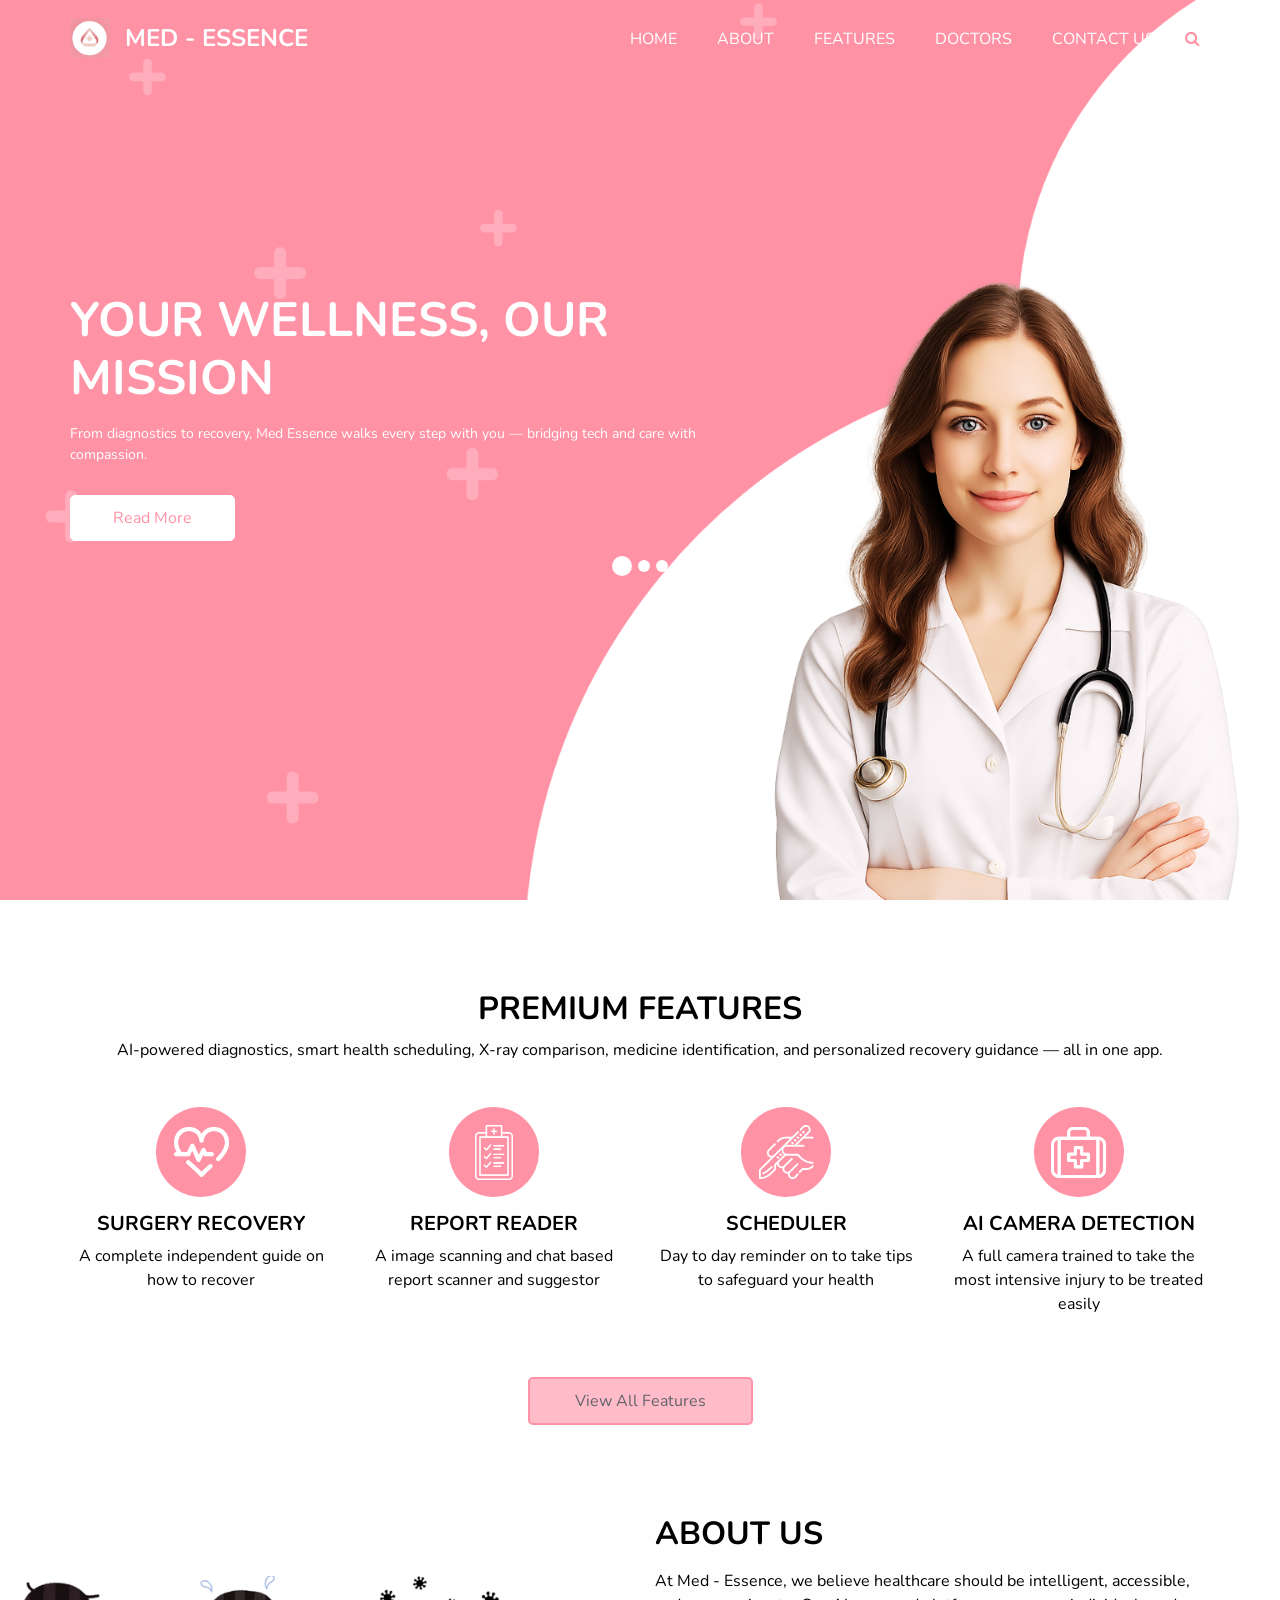
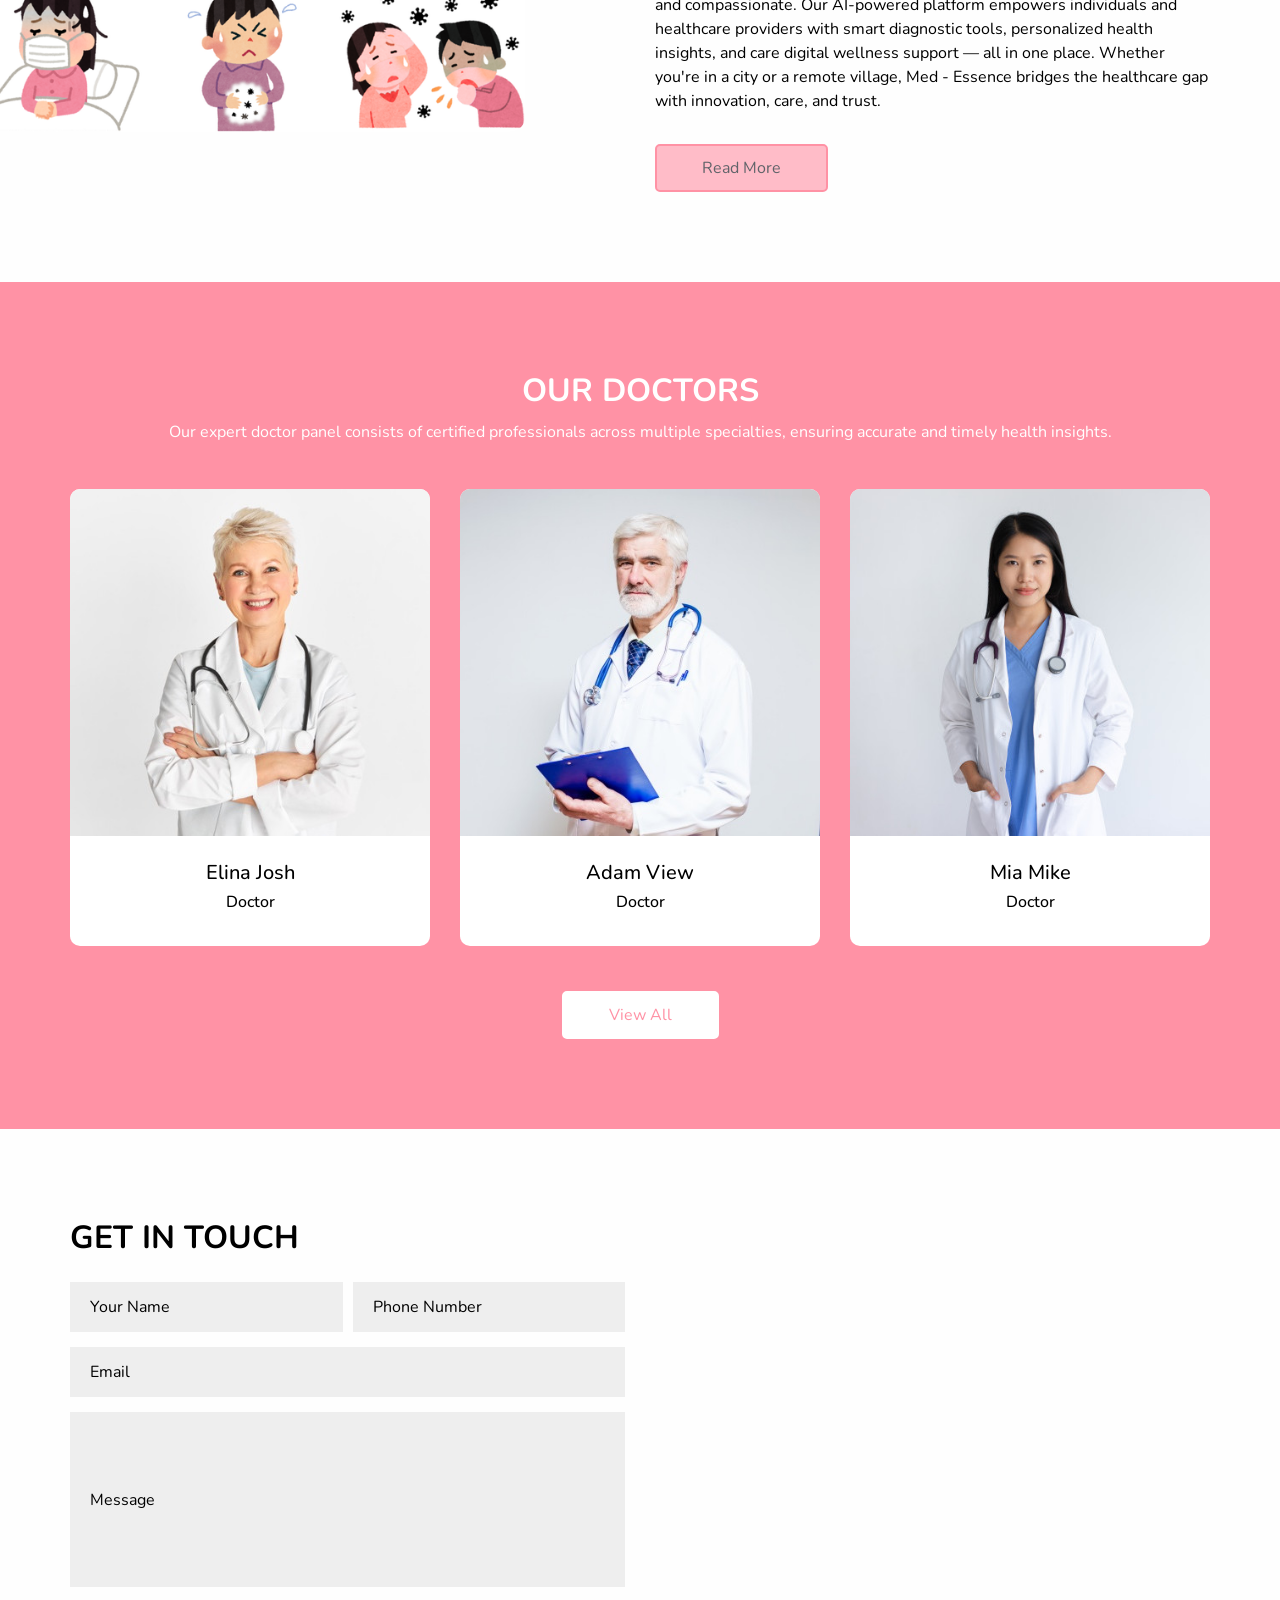
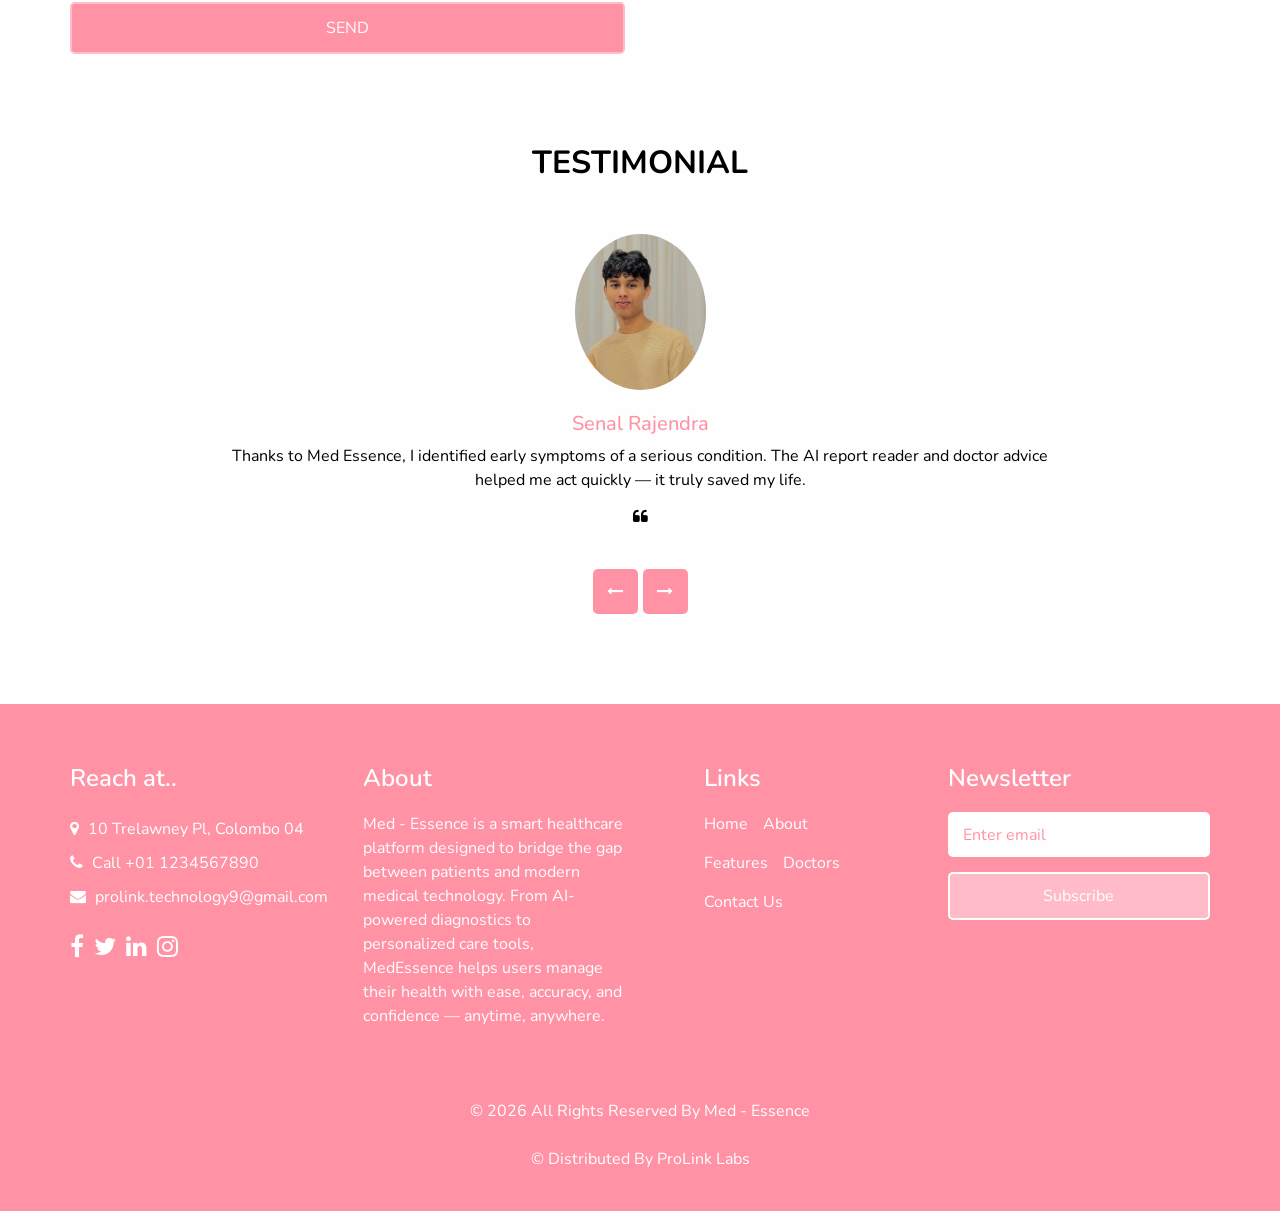
<file: medessenceweb/index.html>
<!DOCTYPE html>
<html>

<head>
  <!-- Basic -->
  <meta charset="utf-8" />
  <meta http-equiv="X-UA-Compatible" content="IE=edge" />
  <!-- Mobile Metas -->
  <meta name="viewport" content="width=device-width, initial-scale=1, shrink-to-fit=no" />
  <!-- Site Metas -->
  <meta name="keywords" content="" />
  <meta name="description" content="" />
  <meta name="author" content="" />
  <link rel="shortcut icon" href="images/favicons.png" type="">

  <title> Med - Essence </title>

  <!-- bootstrap core css -->
  <link rel="stylesheet" type="text/css" href="css/bootstrap.css" />

  <!-- fonts style -->
  <link href="https://fonts.googleapis.com/css2?family=Roboto:wght@400;500;700;900&display=swap" rel="stylesheet">

  <!--owl slider stylesheet -->
  <link rel="stylesheet" type="text/css" href="https://cdnjs.cloudflare.com/ajax/libs/OwlCarousel2/2.3.4/assets/owl.carousel.min.css" />

  <!-- font awesome style -->
  <link href="css/font-awesome.min.css" rel="stylesheet" />

  <!-- Custom styles for this template -->
  <link href="css/style.css" rel="stylesheet" />
  <!-- responsive style -->
  <link href="css/responsive.css" rel="stylesheet" />

</head>

<body>

  <div class="hero_area">

    <div class="hero_bg_box">
      <img src="images/heros bgss.png" alt="">
    </div>

    <!-- header section strats -->
    <header class="header_section">
      <div class="container">
        <nav class="navbar navbar-expand-lg custom_nav-container ">
          <a class="navbar-brand" href="index.html">
            <img src="images/med-essence-logo.jpg" alt="Med Essence Logo" style="height: 40px; margin-right: 10px;margin-top: -6px;">
            <span>
              Med - Essence
            </span>
          </a>

          <button class="navbar-toggler" type="button" data-toggle="collapse" data-target="#navbarSupportedContent" aria-controls="navbarSupportedContent" aria-expanded="false" aria-label="Toggle navigation">
            <span class=""> </span>
          </button>

          <div class="collapse navbar-collapse" id="navbarSupportedContent">
            <ul class="navbar-nav">
              <li class="nav-item active">
                <a class="nav-link" href="index.html">Home <span class="sr-only">(current)</span></a>
              </li>
              <li class="nav-item">
                <a class="nav-link" href="about.html"> About</a>
              </li>
              <li class="nav-item">
                <a class="nav-link" href="departments.html">Features</a>
              </li>
              <li class="nav-item">
                <a class="nav-link" href="doctors.html">Doctors</a>
              </li>
              <li class="nav-item">
                <a class="nav-link" href="contact.html">Contact Us</a>
              </li>
              <form class="form-inline">
                <button class="btn  my-2 my-sm-0 nav_search-btn" type="submit">
                  <i class="fa fa-search" aria-hidden="true"></i>
                </button>
              </form>
            </ul>
          </div>
        </nav>
      </div>
    </header>
    <!-- end header section -->
    <!-- slider section -->
    <section class="slider_section ">
      <div id="customCarousel1" class="carousel slide" data-ride="carousel">
        <div class="carousel-inner">
          <div class="carousel-item active">
            <div class="container ">
              <div class="row">
                <div class="col-md-7">
                  <div class="detail-box">
                    <h1>
                      Your Wellness, Our Mission
                    </h1>
                    <p>
                      From diagnostics to recovery, Med Essence walks every step with you — bridging tech and care with compassion.
                    </p>
                    <div class="btn-box">
                      <a href="" class="btn1">
                        Read More
                      </a>
                    </div>
                  </div>
                </div>
              </div>
            </div>
          </div>
          <div class="carousel-item ">
            <div class="container ">
              <div class="row">
                <div class="col-md-7">
                  <div class="detail-box">
                    <h1>
                      AI-Driven Health Insights
                    </h1>
                    <p>
                     Get instant, accurate suggestions from your reports, X-rays, and symptoms — powered by advanced medical AI. 
                    </p>
                    <div class="btn-box">
                      <a href="" class="btn1">
                        Read More
                      </a>
                    </div>
                  </div>
                </div>
              </div>
            </div>
          </div>
          <div class="carousel-item">
            <div class="container ">
              <div class="row">
                <div class="col-md-7">
                  <div class="detail-box">
                    <h1>
                      Smart Scheduling & Reminders
                    </h1>
                    <p>
                      Never miss a dose or appointment again with intelligent alerts tailored just for your treatment plan.
                    </p>
                    <div class="btn-box">
                      <a href="" class="btn1">
                        Read More
                      </a>
                    </div>
                  </div>
                </div>
              </div>
            </div>
          </div>
        </div>
        <ol class="carousel-indicators">
          <li data-target="#customCarousel1" data-slide-to="0" class="active"></li>
          <li data-target="#customCarousel1" data-slide-to="1"></li>
          <li data-target="#customCarousel1" data-slide-to="2"></li>
        </ol>
      </div>

    </section>
    <!-- end slider section -->
  </div>


  <!-- department section -->
<!-- department section -->

  <section class="department_section layout_padding">
    <div class="department_container">
      <div class="container ">
        <div class="heading_container heading_center">
          <h2>
            Premium Features
          </h2>
          <p>
            AI-powered diagnostics, smart health scheduling, X-ray comparison, medicine identification, and personalized recovery guidance — all in one app.
          </p>
        </div>
        <div class="row">
          <div class="col-md-3">
            <div class="box ">
              <div class="img-box">
                <img src="images/s1.png" alt="">
              </div>
              <div class="detail-box">
                <h5>
                  Surgery recovery
                </h5>
                <p>
                  A complete independent guide on how to recover
                </p>
              </div>
            </div>
          </div>
          <div class="col-md-3">
            <div class="box ">
              <div class="img-box">
                <img src="images/s2.png" alt="">
              </div>
              <div class="detail-box">
                <h5>
                  Report Reader
                </h5>
                <p>
                  A image scanning and chat based report scanner and suggestor
                </p>
              </div>
            </div>
          </div>
          <div class="col-md-3">
            <div class="box ">
              <div class="img-box">
                <img src="images/s3.png" alt="">
              </div>
              <div class="detail-box">
                <h5>
                  Scheduler
                </h5>
                <p>
                  Day to day reminder on to take tips to safeguard your health
                </p>
              </div>
            </div>
          </div>
          <div class="col-md-3">
            <div class="box ">
              <div class="img-box">
                <img src="images/s4.png" alt="">
              </div>
              <div class="detail-box">
                <h5>
                  Ai Camera Detection
                </h5>
                <p>
                  A full camera trained to take the most intensive injury to be treated easily
                </p>
              </div>
            </div>
          </div>
        </div>
        <div class="btn-box">
          <a href="">
            View All Features
          </a>
        </div>
      </div>
    </div>
  </section>


  <!-- about section -->

  <section class="about_section layout_margin-bottom">
  <div class="container">
    <div class="row align-items-center">
      <div class="col-md-6">
        <div class="img-box text-center">
          <img src="images/medical banner.png" alt="Medical Illustrations" style="max-width:100%; height:auto;margin-left: -200px;">
        </div>
      </div>
      <!-- ... -->

        <div class="col-md-6">
          <div class="detail-box">
            <div class="heading_container">
              <h2>
                About <span>Us</span>
              </h2>
            </div>
            <p>
              At Med - Essence, we believe healthcare should be intelligent, accessible, and compassionate. Our AI-powered platform 
              empowers individuals and healthcare providers with smart diagnostic tools, personalized health insights, and care
              digital wellness support — all in one place. Whether you're in a city or a remote village, Med - Essence bridges the 
              healthcare gap with innovation, care, and trust.
            </p>
            <a href="">
              Read More
            </a>
          </div>
        </div>
      </div>
    </div>
  </section>

  <!-- end about section -->

  <!-- doctor section -->

  <section class="doctor_section layout_padding">
    <div class="container">
      <div class="heading_container heading_center">
        <h2>
          Our Doctors
        </h2>
        <p class="col-md-10 mx-auto px-0">
          Our expert doctor panel consists of certified professionals across multiple specialties, ensuring accurate and timely health insights.
        </p>
      </div>
      <div class="row">
        <div class="col-sm-6 col-lg-4 mx-auto">
          <div class="box">
            <div class="img-box">
              <img src="images/d1.jpg" alt="">
            </div>
            <div class="detail-box">
              <div class="social_box">
                <a href="">
                  <i class="fa fa-facebook" aria-hidden="true"></i>
                </a>
                <a href="">
                  <i class="fa fa-twitter" aria-hidden="true"></i>
                </a>
                <a href="">
                  <i class="fa fa-youtube" aria-hidden="true"></i>
                </a>
                <a href="">
                  <i class="fa fa-linkedin" aria-hidden="true"></i>
                </a>
              </div>
              <h5>
                Elina Josh
              </h5>
              <h6 class="">
                Doctor
              </h6>
            </div>
          </div>
        </div>
        <div class="col-sm-6 col-lg-4 mx-auto">
          <div class="box">
            <div class="img-box">
              <img src="images/d2.jpg" alt="">
            </div>
            <div class="detail-box">
              <div class="social_box">
                <a href="">
                  <i class="fa fa-facebook" aria-hidden="true"></i>
                </a>
                <a href="">
                  <i class="fa fa-twitter" aria-hidden="true"></i>
                </a>
                <a href="">
                  <i class="fa fa-youtube" aria-hidden="true"></i>
                </a>
                <a href="">
                  <i class="fa fa-linkedin" aria-hidden="true"></i>
                </a>
              </div>
              <h5>
                Adam View
              </h5>
              <h6 class="">
                Doctor
              </h6>
            </div>
          </div>
        </div>
        <div class="col-sm-6 col-lg-4 mx-auto">
          <div class="box">
            <div class="img-box">
              <img src="images/d3.jpg" alt="">
            </div>
            <div class="detail-box">
              <div class="social_box">
                <a href="">
                  <i class="fa fa-facebook" aria-hidden="true"></i>
                </a>
                <a href="">
                  <i class="fa fa-twitter" aria-hidden="true"></i>
                </a>
                <a href="">
                  <i class="fa fa-youtube" aria-hidden="true"></i>
                </a>
                <a href="">
                  <i class="fa fa-linkedin" aria-hidden="true"></i>
                </a>
              </div>
              <h5>
                Mia Mike
              </h5>
              <h6 class="">
                Doctor
              </h6>
            </div>
          </div>
        </div>
      </div>
      <div class="btn-box">
        <a href="">
          View All
        </a>
      </div>
    </div>
  </section>

  <!-- end doctor section -->

  <!-- contact section -->
  <section class="contact_section layout_padding">
    <div class="container">
      <div class="heading_container">
        <h2>
          Get In Touch
        </h2>
      </div>
      <div class="row">
        <div class="col-md-6">
          <div class="form_container contact-form">
            <form action="">
              <div class="form-row">
                <div class="col-lg-6">
                  <div>
                    <input type="text" placeholder="Your Name" />
                  </div>
                </div>
                <div class="col-lg-6">
                  <div>
                    <input type="text" placeholder="Phone Number" />
                  </div>
                </div>
              </div>
              <div>
                <input type="email" placeholder="Email" />
              </div>
              <div>
                <input type="text" class="message-box" placeholder="Message" />
              </div>
              <div class="btn_box">
                <button>
                  SEND
                </button>
              </div>
            </form>
          </div>
        </div>
        <div class="col-md-6">
          <div class="map_container">
            <div class="map" id="googleMap">
              <!-- Embed Google Map here -->
              <iframe
                src="https://www.google.com/maps/embed?pb=!1m18!1m12!1m3!1d126743.58638744405!2d79.7738030325544!3d6.922001981332362!2m3!1f0!2f0!3f0!3m2!1i1024!2i768!4f13.1!3m3!1m2!1s0x3ae253d10f7a7003%3A0x320b2e4d32d3838d!2sColombo!5e0!3m2!1sen!2slk!4v1750150454479!5m2!1sen!2slk"
                width="100%" height="400" style="border:0;" allowfullscreen="" loading="lazy" referrerpolicy="no-referrer-when-downgrade">
              </iframe>
            </div>
          </div>
        </div>
      </div>
    </div>
  </section>
  <!-- end contact section -->

  <!-- client section -->

  <section class="client_section layout_padding-bottom">
    <div class="container">
      <div class="heading_container heading_center ">
        <h2>
          Testimonial
        </h2>
      </div>
      <div id="carouselExample2Controls" class="carousel slide" data-ride="carousel">
        <div class="carousel-inner">
          <div class="carousel-item active">
            <div class="row">
              <div class="col-md-11 col-lg-10 mx-auto">
                <div class="box">
                  <div class="img-box">
                    <img src="images/senaltesti.jpg" alt="" />
                  </div>
                  <div class="detail-box">
                    <div class="name">
                      <h6>
                        Senal Rajendra
                      </h6>
                    </div>
                    <p>
                      Thanks to Med Essence, I identified early symptoms of a serious condition. The AI report reader and doctor advice helped me act quickly — it truly saved my life.
                    </p>
                    <i class="fa fa-quote-left" aria-hidden="true"></i>
                  </div>
                </div>
              </div>
            </div>
          </div>
          <div class="carousel-item">
            <div class="row">
              <div class="col-md-11 col-lg-10 mx-auto">
                <div class="box">
                  <div class="img-box">
                    <img src="images/avishkatesti.jpg" alt="" />
                  </div>
                  <div class="detail-box">
                    <div class="name">
                      <h6>
                        Avishka Shehan
                      </h6>
                    </div>
                    <p>
                      I used to forget my medications all the time. With Med Essence's personalized scheduler, I'm more consistent and healthier than ever.
                    </p>
                    <i class="fa fa-quote-left" aria-hidden="true"></i>
                  </div>
                </div>
              </div>
            </div>
          </div>
          <div class="carousel-item">
            <div class="row">
              <div class="col-md-11 col-lg-10 mx-auto">
                <div class="box">
                  <div class="img-box">
                    <img src="images/dunextesti.jpg" alt="" />
                  </div>
                  <div class="detail-box">
                    <div class="name">
                      <h6>
                        Duneth Karunarathna
                      </h6>
                    </div>
                    <p>
                      After surgery, I felt lost. The recovery coach in the app gave me clear steps, reminders, and support. It felt like a digital caregiver by my side.
                    </p>
                    <i class="fa fa-quote-left" aria-hidden="true"></i>
                  </div>
                </div>
              </div>
            </div>
          </div>
        </div>
        <div class="carousel_btn-container">
          <a class="carousel-control-prev" href="#carouselExample2Controls" role="button" data-slide="prev">
            <i class="fa fa-long-arrow-left" aria-hidden="true"></i>
            <span class="sr-only">Previous</span>
          </a>
          <a class="carousel-control-next" href="#carouselExample2Controls" role="button" data-slide="next">
            <i class="fa fa-long-arrow-right" aria-hidden="true"></i>
            <span class="sr-only">Next</span>
          </a>
        </div>
      </div>
    </div>
  </section>

  <!-- end client section -->
<!-- footer section -->
  <footer class="footer_section">
    <div class="container">
      <div class="row">
        <div class="col-md-6 col-lg-3 footer_col">
          <div class="footer_contact">
            <h4>
              Reach at..
            </h4>
            <div class="contact_link_box">
              <a href="">
                <i class="fa fa-map-marker" aria-hidden="true"></i>
                <span>
                  10 Trelawney Pl, Colombo 04
                </span>
              </a>
              <a href="">
                <i class="fa fa-phone" aria-hidden="true"></i>
                <span>
                  Call +01 1234567890
                </span>
              </a>
              <a href="">
                <i class="fa fa-envelope" aria-hidden="true"></i>
                <span>
                  prolink.technology9@gmail.com
                </span>
              </a>
            </div>
          </div>
          <div class="footer_social">
            <a href="">
              <i class="fa fa-facebook" aria-hidden="true"></i>
            </a>
            <a href="">
              <i class="fa fa-twitter" aria-hidden="true"></i>
            </a>
            <a href="">
              <i class="fa fa-linkedin" aria-hidden="true"></i>
            </a>
            <a href="">
              <i class="fa fa-instagram" aria-hidden="true"></i>
            </a>
          </div>
        </div>
        <div class="col-md-6 col-lg-3 footer_col">
          <div class="footer_detail">
            <h4>
              About
            </h4>
            <p>
              Med - Essence is a smart healthcare platform designed to bridge the gap between patients and modern medical technology. From AI-powered diagnostics to personalized care tools, MedEssence helps users manage their health with ease, accuracy, and confidence — anytime, anywhere.
            </p>
          </div>
        </div>
        <div class="col-md-6 col-lg-2 mx-auto footer_col">
          <div class="footer_link_box">
            <h4>
              Links
            </h4>
            <div class="footer_links">
              <a class="" href="index.html">
                Home
              </a>
              <a class="active" href="about.html">
                About
              </a>
              <a class="" href="departments.html">
                Features
              </a>
              <a class="" href="doctors.html">
                Doctors
              </a>
              <a class="" href="contact.html">
                Contact Us
              </a>
            </div>
          </div>
        </div>
        <div class="col-md-6 col-lg-3 footer_col ">
          <h4>
            Newsletter
          </h4>
          <form action="#">
            <input type="email" placeholder="Enter email" />
            <button type="submit">
              Subscribe
            </button>
          </form>
        </div>
      </div>
      <div class="footer-info">
        <p>
          &copy; <span id="displayYear"></span> All Rights Reserved By
          <a href="https:themedessence,com/">Med - Essence<br><br></a>
            &copy; <span id="displayYear"></span> Distributed By
            <a href="prolink.com/">ProLink Labs</a>
        </p>
      </div>
    </div>
  </footer>
  <!-- footer section -->

  <!-- jQery -->
  <script type="text/javascript" src="js/jquery-3.4.1.min.js"></script>
  <!-- popper js -->
  <script src="https://cdn.jsdelivr.net/npm/popper.js@1.16.0/dist/umd/popper.min.js" integrity="sha384-Q6E9RHvbIyZFJoft+2mJbHaEWldlvI9IOYy5n3zV9zzTtmI3UksdQRVvoxMfooAo" crossorigin="anonymous">
  </script>
  <!-- bootstrap js -->
  <script type="text/javascript" src="js/bootstrap.js"></script>
  <!-- owl slider -->
  <script type="text/javascript" src="https://cdnjs.cloudflare.com/ajax/libs/OwlCarousel2/2.3.4/owl.carousel.min.js">
  </script>
  <!-- custom js -->
  <script type="text/javascript" src="js/custom.js"></script>
  <!-- Google Map -->

</body>

</html>
</file>
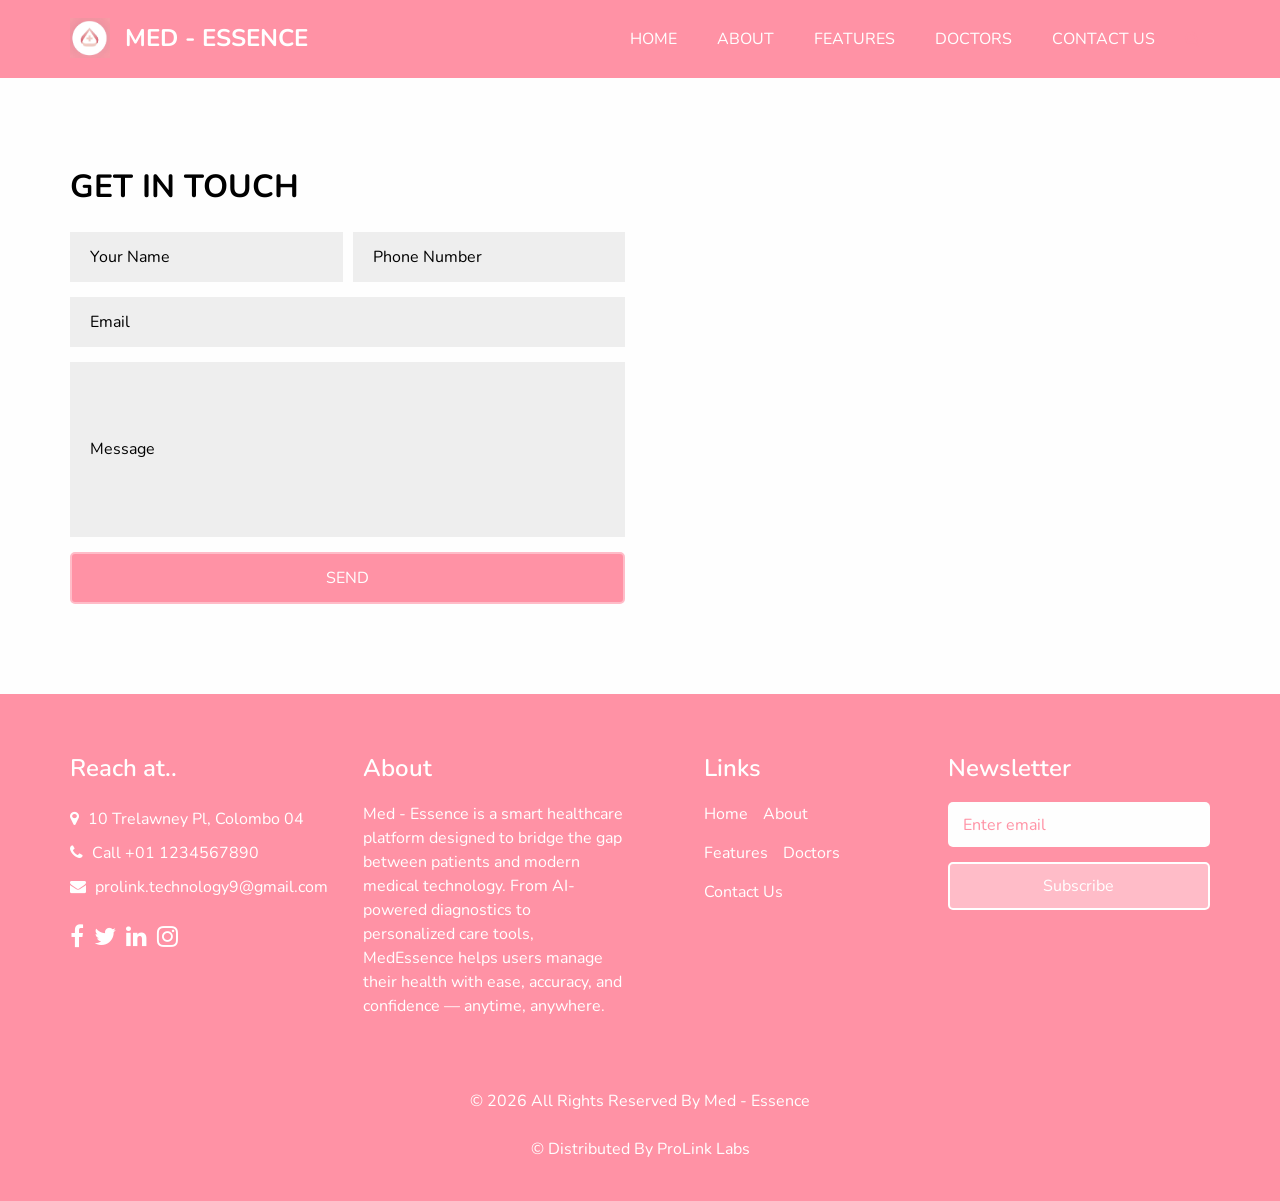
<file: medessenceweb/contact.html>
<!DOCTYPE html>
<html>

<head>
  <!-- Basic -->
  <meta charset="utf-8" />
  <meta http-equiv="X-UA-Compatible" content="IE=edge" />
  <!-- Mobile Metas -->
  <meta name="viewport" content="width=device-width, initial-scale=1, shrink-to-fit=no" />
  <!-- Site Metas -->
  <meta name="keywords" content="" />
  <meta name="description" content="" />
  <meta name="author" content="" />
  <link rel="shortcut icon" href="images/favicons.png" type="">

  <title> Med - Essence </title>

  <!-- bootstrap core css -->
  <link rel="stylesheet" type="text/css" href="css/bootstrap.css" />

  <!-- fonts style -->
  <link href="https://fonts.googleapis.com/css2?family=Roboto:wght@400;500;700;900&display=swap" rel="stylesheet">

  <!--owl slider stylesheet -->
  <link rel="stylesheet" type="text/css" href="https://cdnjs.cloudflare.com/ajax/libs/OwlCarousel2/2.3.4/assets/owl.carousel.min.css" />

  <!-- font awesome style -->
  <link href="css/font-awesome.min.css" rel="stylesheet" />

  <!-- Custom styles for this template -->
  <link href="css/style.css" rel="stylesheet" />
  <!-- responsive style -->
  <link href="css/responsive.css" rel="stylesheet" />

</head>

<body class="sub_page">

  <div class="hero_area">
    <!-- header section strats -->
     <header class="header_section">
      <div class="container">
        <nav class="navbar navbar-expand-lg custom_nav-container ">
          <a class="navbar-brand" href="index.html">
            <img src="images/med-essence-logo.jpg" alt="Med Essence Logo" style="height: 40px; margin-right: 10px;margin-top: -6px;">
            <span>
              Med - Essence
            </span>
          </a>

          <button class="navbar-toggler" type="button" data-toggle="collapse" data-target="#navbarSupportedContent" aria-controls="navbarSupportedContent" aria-expanded="false" aria-label="Toggle navigation">
            <span class=""> </span>
          </button>

          <div class="collapse navbar-collapse" id="navbarSupportedContent">
            <ul class="navbar-nav">
              <li class="nav-item">
                <a class="nav-link" href="index.html">Home </a>
              </li>
              <li class="nav-item">
                <a class="nav-link" href="about.html"> About</a>
              </li>
              <li class="nav-item">
                <a class="nav-link" href="departments.html">Features</a>
              </li>
              <li class="nav-item">
                <a class="nav-link" href="doctors.html">Doctors</a>
              </li>
              <li class="nav-item active">
                <a class="nav-link" href="contact.html">Contact Us <span class="sr-only">(current)</span> </a>
              </li>
              <form class="form-inline">
                <button class="btn  my-2 my-sm-0 nav_search-btn" type="submit">
                  <i class="fa fa-search" aria-hidden="true"></i>
                </button>
              </form>
            </ul>
          </div>
        </nav>
      </div>
    </header>
    <!-- end header section -->
  </div>

  <!-- contact section -->
  <section class="contact_section layout_padding">
    <div class="container">
      <div class="heading_container">
        <h2>
          Get In Touch
        </h2>
      </div>
      <div class="row">
        <div class="col-md-6">
          <div class="form_container contact-form">
            <form action="">
              <div class="form-row">
                <div class="col-lg-6">
                  <div>
                    <input type="text" placeholder="Your Name" />
                  </div>
                </div>
                <div class="col-lg-6">
                  <div>
                    <input type="text" placeholder="Phone Number" />
                  </div>
                </div>
              </div>
              <div>
                <input type="email" placeholder="Email" />
              </div>
              <div>
                <input type="text" class="message-box" placeholder="Message" />
              </div>
              <div class="btn_box">
                <button>
                  SEND
                </button>
              </div>
            </form>
          </div>
        </div>
        <div class="col-md-6">
          <div class="map_container">
            <div class="map" id="googleMap">
              <!-- Embed Google Map here -->
              <iframe
                src="https://www.google.com/maps/embed?pb=!1m18!1m12!1m3!1d126743.58638744405!2d79.7738030325544!3d6.922001981332362!2m3!1f0!2f0!3f0!3m2!1i1024!2i768!4f13.1!3m3!1m2!1s0x3ae253d10f7a7003%3A0x320b2e4d32d3838d!2sColombo!5e0!3m2!1sen!2slk!4v1750150454479!5m2!1sen!2slk"
                width="100%" height="400" style="border:0;" allowfullscreen="" loading="lazy" referrerpolicy="no-referrer-when-downgrade">
              </iframe>
            </div>
          </div>
        </div>
      </div>
    </div>
  </section>
  <!-- end contact section -->

  <!-- footer section -->
  <footer class="footer_section">
    <div class="container">
      <div class="row">
        <div class="col-md-6 col-lg-3 footer_col">
          <div class="footer_contact">
            <h4>
              Reach at..
            </h4>
            <div class="contact_link_box">
              <a href="">
                <i class="fa fa-map-marker" aria-hidden="true"></i>
                <span>
                  10 Trelawney Pl, Colombo 04
                </span>
              </a>
              <a href="">
                <i class="fa fa-phone" aria-hidden="true"></i>
                <span>
                  Call +01 1234567890
                </span>
              </a>
              <a href="">
                <i class="fa fa-envelope" aria-hidden="true"></i>
                <span>
                  prolink.technology9@gmail.com
                </span>
              </a>
            </div>
          </div>
          <div class="footer_social">
            <a href="">
              <i class="fa fa-facebook" aria-hidden="true"></i>
            </a>
            <a href="">
              <i class="fa fa-twitter" aria-hidden="true"></i>
            </a>
            <a href="">
              <i class="fa fa-linkedin" aria-hidden="true"></i>
            </a>
            <a href="">
              <i class="fa fa-instagram" aria-hidden="true"></i>
            </a>
          </div>
        </div>
        <div class="col-md-6 col-lg-3 footer_col">
          <div class="footer_detail">
            <h4>
              About
            </h4>
            <p>
              Med - Essence is a smart healthcare platform designed to bridge the gap between patients and modern medical technology. From AI-powered diagnostics to personalized care tools, MedEssence helps users manage their health with ease, accuracy, and confidence — anytime, anywhere.
            </p>
          </div>
        </div>
        <div class="col-md-6 col-lg-2 mx-auto footer_col">
          <div class="footer_link_box">
            <h4>
              Links
            </h4>
            <div class="footer_links">
              <a class="" href="index.html">
                Home
              </a>
              <a class="active" href="about.html">
                About
              </a>
              <a class="" href="departments.html">
                Features
              </a>
              <a class="" href="doctors.html">
                Doctors
              </a>
              <a class="" href="contact.html">
                Contact Us
              </a>
            </div>
          </div>
        </div>
        <div class="col-md-6 col-lg-3 footer_col ">
          <h4>
            Newsletter
          </h4>
          <form action="#">
            <input type="email" placeholder="Enter email" />
            <button type="submit">
              Subscribe
            </button>
          </form>
        </div>
      </div>
      <div class="footer-info">
        <p>
          &copy; <span id="displayYear"></span> All Rights Reserved By
          <a href="https:themedessence,com/">Med - Essence<br><br></a>
            &copy; <span id="displayYear"></span> Distributed By
            <a href="prolink.com/">ProLink Labs</a>
        </p>
      </div>
    </div>
  </footer>
  <!-- footer section -->

  <!-- jQery -->
  <script type="text/javascript" src="js/jquery-3.4.1.min.js"></script>
  <!-- popper js -->
  <script src="https://cdn.jsdelivr.net/npm/popper.js@1.16.0/dist/umd/popper.min.js" integrity="sha384-Q6E9RHvbIyZFJoft+2mJbHaEWldlvI9IOYy5n3zV9zzTtmI3UksdQRVvoxMfooAo" crossorigin="anonymous">
  </script>
  <!-- bootstrap js -->
  <script type="text/javascript" src="js/bootstrap.js"></script>
  <!-- owl slider -->
  <script type="text/javascript" src="https://cdnjs.cloudflare.com/ajax/libs/OwlCarousel2/2.3.4/owl.carousel.min.js">
  </script>
  <!-- custom js -->
  <script type="text/javascript" src="js/custom.js"></script>

</body>

</html>
</file>
<file: medessenceweb/css/style.css>
@import url("https://fonts.googleapis.com/css2?family=Nunito:wght@400;600;700&display=swap");
body {
  font-family: 'Nunito', sans-serif;
  color: #000000;
  background-color: #fefefe;
  overflow-x: hidden;
}

.layout_padding {
  padding: 90px 0;
}

.layout_padding2 {
  padding: 75px 0;
}

.layout_padding2-top {
  padding-top: 75px;
}

.layout_padding2-bottom {
  padding-bottom: 75px;
}

.layout_padding-top {
  padding-top: 90px;
}

.layout_padding-bottom {
  padding-bottom: 90px;
}

.layout_margin-top {
  margin-top: 90px;
}

.layout_margin-bottom {
  margin-bottom: 90px;
}

.heading_container {
  display: -webkit-box;
  display: -ms-flexbox;
  display: flex;
  -webkit-box-orient: vertical;
  -webkit-box-direction: normal;
      -ms-flex-direction: column;
          flex-direction: column;
  -webkit-box-align: start;
      -ms-flex-align: start;
          align-items: flex-start;
}

.heading_container h2 {
  position: relative;
  font-weight: bold;
  margin-bottom: 0;
  text-transform: uppercase;
}

.heading_container p {
  margin-top: 10px;
  margin-bottom: 0;
}

.heading_container.heading_center {
  -webkit-box-align: center;
      -ms-flex-align: center;
          align-items: center;
  text-align: center;
}

a,
a:hover,
a:focus {
  text-decoration: none;
}

a:hover,
a:focus {
  color: initial;
}

.btn,
.btn:focus {
  outline: none !important;
  -webkit-box-shadow: none;
          box-shadow: none;
}

/*header section*/
.hero_area {
  position: relative;
  min-height: 100vh;
  display: -webkit-box;
  display: -ms-flexbox;
  display: flex;
  -webkit-box-orient: vertical;
  -webkit-box-direction: normal;
      -ms-flex-direction: column;
          flex-direction: column;
}

.hero_area .hero_bg_box {
  position: absolute;
  top: 0;
  left: 0;
  width: 100%;
  height: 100%;
  display: -webkit-box;
  display: -ms-flexbox;
  display: flex;
  -webkit-box-pack: center;
      -ms-flex-pack: center;
          justify-content: center;
  -webkit-box-align: end;
      -ms-flex-align: end;
          align-items: flex-end;
  overflow: hidden;
  z-index: -1;
}

.hero_area .hero_bg_box img {
  width: 100%;
  height: 100%;
  -o-object-fit: cover;
     object-fit: cover;
  -o-object-position: bottom right;
     object-position: bottom right;
}

.sub_page .hero_area {
  min-height: auto;
  background-color: #ff92a5;
}

.sub_page .hero_area .hero_bg_box {
  display: none;
}

.header_section {
  padding: 15px 0;
}

.header_section .container-fluid {
  padding-right: 25px;
  padding-left: 25px;
}

.navbar-brand span {
  font-weight: bold;
  font-size: 24px;
  color: #ffffff;
  text-transform: uppercase;
}

.custom_nav-container {
  padding: 0;
}

.custom_nav-container .navbar-nav {
  margin-left: auto;
}

.custom_nav-container .navbar-nav .nav-item .nav-link {
  padding: 5px 20px;
  color: #ffffff;
  text-align: center;
  text-transform: uppercase;
  border-radius: 5px;
  -webkit-transition: all 0.3s;
  transition: all 0.3s;
}

.custom_nav-container .nav_search-btn {
  width: 35px;
  height: 35px;
  padding: 0;
  border: none;
  color: #ff92a5;
}

.custom_nav-container .nav_search-btn:hover {
  color: #ffffff;
}

.custom_nav-container .navbar-toggler {
  outline: none;
}

.custom_nav-container .navbar-toggler {
  padding: 0;
  width: 37px;
  height: 42px;
  -webkit-transition: all 0.3s;
  transition: all 0.3s;
}

.custom_nav-container .navbar-toggler span {
  display: block;
  width: 35px;
  height: 4px;
  background-color: #ffffff;
  margin: 7px 0;
  -webkit-transition: all 0.3s;
  transition: all 0.3s;
  position: relative;
  border-radius: 5px;
  transition: all 0.3s;
}

.custom_nav-container .navbar-toggler span::before, .custom_nav-container .navbar-toggler span::after {
  content: "";
  position: absolute;
  left: 0;
  height: 100%;
  width: 100%;
  background-color: #ffffff;
  top: -10px;
  border-radius: 5px;
  -webkit-transition: all 0.3s;
  transition: all 0.3s;
}

.custom_nav-container .navbar-toggler span::after {
  top: 10px;
}

.custom_nav-container .navbar-toggler[aria-expanded="true"] {
  -webkit-transform: rotate(360deg);
          transform: rotate(360deg);
}

.custom_nav-container .navbar-toggler[aria-expanded="true"] span {
  -webkit-transform: rotate(45deg);
          transform: rotate(45deg);
}

.custom_nav-container .navbar-toggler[aria-expanded="true"] span::before, .custom_nav-container .navbar-toggler[aria-expanded="true"] span::after {
  -webkit-transform: rotate(90deg);
          transform: rotate(90deg);
  top: 0;
}

/*end header section*/
/* slider section */
.slider_section {
  -webkit-box-flex: 1;
      -ms-flex: 1;
          flex: 1;
  display: -webkit-box;
  display: -ms-flexbox;
  display: flex;
  -webkit-box-align: center;
      -ms-flex-align: center;
          align-items: center;
  position: relative;
  padding: 45px 0 145px 0;
}

.slider_section .row {
  -webkit-box-align: center;
      -ms-flex-align: center;
          align-items: center;
}

.slider_section #customCarousel1 {
  width: 100%;
  position: unset;
}

.slider_section .detail-box {
  color: #ff92a5;
}

.slider_section .detail-box h1 {
  font-size: 3rem;
  font-weight: bold;
  text-transform: uppercase;
  margin-bottom: 15px;
  color: #ffffff;
}

.slider_section .detail-box p {
  color: #fefefe;
  font-size: 14px;
}

.slider_section .detail-box .btn-box {
  display: -webkit-box;
  display: -ms-flexbox;
  display: flex;
  margin: 0 -5px;
  margin-top: 25px;
}

.slider_section .detail-box .btn-box a {
  margin: 5px;
  text-align: center;
  width: 165px;
}

.slider_section .detail-box .btn-box .btn1 {
  display: inline-block;
  padding: 10px 15px;
  background-color: #ffffff;
  color: #ff92a5;
  border-radius: 5px;
  -webkit-transition: all 0.3s;
  transition: all 0.3s;
  border: 1px solid #ffffff;
}

.slider_section .detail-box .btn-box .btn1:hover {
  background-color: transparent;
  color: #ffffff;
}

.slider_section .img-box {
  display: -webkit-box;
  display: -ms-flexbox;
  display: flex;
  -webkit-box-pack: center;
      -ms-flex-pack: center;
          justify-content: center;
}

.slider_section .img-box img {
  width: 100%;
  max-width: 375px;
}

.slider_section .carousel-indicators {
  position: unset;
  margin: 0;
  -webkit-box-pack: center;
      -ms-flex-pack: center;
          justify-content: center;
  -webkit-box-align: center;
      -ms-flex-align: center;
          align-items: center;
}

.slider_section .carousel-indicators li {
  background-color: #ffffff;
  width: 12px;
  height: 12px;
  border-radius: 100%;
  opacity: 1;
}

.slider_section .carousel-indicators li.active {
  width: 20px;
  height: 20px;
}

.department_section {
  position: relative;
}

.department_section .box {
  display: -webkit-box;
  display: -ms-flexbox;
  display: flex;
  -webkit-box-orient: vertical;
  -webkit-box-direction: normal;
      -ms-flex-direction: column;
          flex-direction: column;
  -webkit-box-align: center;
      -ms-flex-align: center;
          align-items: center;
  margin-top: 45px;
  background-color: #ffffff;
  border-radius: 5px;
  text-align: center;
}

.department_section .box .img-box {
  width: 90px;
  height: 90px;
  margin-bottom: 15px;
  background-color: #ff92a5;
  border-radius: 100%;
  display: -webkit-box;
  display: -ms-flexbox;
  display: flex;
  -webkit-box-pack: center;
      -ms-flex-pack: center;
          justify-content: center;
  -webkit-box-align: center;
      -ms-flex-align: center;
          align-items: center;
}

.department_section .box .img-box img {
  max-width: 55px;
  max-height: 55px;
  -webkit-transition: all 0.3s;
  transition: all 0.3s;
}

.department_section .box .detail-box h5 {
  font-weight: bold;
  text-transform: uppercase;
}

.department_section .box .detail-box a {
  color: #ff92a5;
  font-weight: 600;
}

.department_section .box .detail-box a:hover {
  color: #ff92a5;
}

.department_section .btn-box {
  display: -webkit-box;
  display: -ms-flexbox;
  display: flex;
  -webkit-box-pack: center;
      -ms-flex-pack: center;
          justify-content: center;
  margin-top: 45px;
}

.department_section .btn-box a {
  display: inline-block;
  padding: 10px 45px;
  background-color: #ffbcc8;
  color: #606369;
  border-radius: 5px;
  -webkit-transition: all 0.3s;
  transition: all 0.3s;
  border: 2px solid #ff92a5;
}

.department_section .btn-box a:hover {
  background-color: transparent;
  color: #ff92a5;
}

.about_section .row {
  -webkit-box-align: center;
      -ms-flex-align: center;
          align-items: center;
}

.about_section .img-box {
  display: -webkit-box;
  display: -ms-flexbox;
  display: flex;
  -webkit-box-pack: center;
      -ms-flex-pack: center;
          justify-content: center;
}

.about_section .img-box img {
  width: 100%;
  border-radius: 15px;
}

.about_section .detail-box h3 {
  font-weight: bold;
}

.about_section .detail-box p {
  margin-top: 15px;
}

.about_section .detail-box a {
  display: inline-block;
  padding: 10px 45px;
  background-color: #ffbcc8;
  color: #606369;
  border-radius: 5px;
  -webkit-transition: all 0.3s;
  transition: all 0.3s;
  border: 2px solid #ff92a5;
  margin-top: 15px;
}

.about_section .detail-box a:hover {
  background-color: transparent;
  color: #ff92a5;
}

.doctor_section {
  background: #ff92a5;
}

.doctor_section .heading_container {
  color: #ffffff;
}

.doctor_section .box {
  display: -webkit-box;
  display: -ms-flexbox;
  display: flex;
  -webkit-box-orient: vertical;
  -webkit-box-direction: normal;
      -ms-flex-direction: column;
          flex-direction: column;
  overflow: hidden;
  margin-top: 45px;
  border-radius: 10px;
  overflow: hidden;
  background: #ffffff;
}

.doctor_section .box .img-box {
  width: 100%;
}

.doctor_section .box .img-box img {
  width: 100%;
}

.doctor_section .box .detail-box {
  width: 100%;
  padding: 25px 15px;
  text-align: center;
  position: relative;
}

.doctor_section .box .detail-box .social_box {
  position: absolute;
  z-index: 2;
  left: 50%;
  top: 150%;
  -webkit-transform: translate(-50%, -50%);
          transform: translate(-50%, -50%);
  background-color: #ffffff;
  padding: 10px;
  border-radius: 5px;
  display: -webkit-box;
  display: -ms-flexbox;
  display: flex;
  opacity: 0;
  -webkit-transition: all .3s;
  transition: all .3s;
}

.doctor_section .box .detail-box .social_box a {
  color: #ff92a5;
  margin: 0 10px;
}

.doctor_section .box .detail-box .social_box a:hover {
  color: #ff92a5;
}

.doctor_section .box:hover .social_box {
  top: 0;
  opacity: 1;
}

.doctor_section .btn-box {
  display: -webkit-box;
  display: -ms-flexbox;
  display: flex;
  -webkit-box-pack: center;
      -ms-flex-pack: center;
          justify-content: center;
  margin-top: 45px;
}

.doctor_section .btn-box a {
  display: inline-block;
  padding: 10px 45px;
  background-color: #ffffff;
  color: #ff92a5;
  border-radius: 5px;
  -webkit-transition: all 0.3s;
  transition: all 0.3s;
  border: 2px solid #ffffff;
}

.doctor_section .btn-box a:hover {
  background-color: transparent;
  color: #ff92a5;
}

.contact_section {
  position: relative;
}

.contact_section .heading_container {
  margin-bottom: 25px;
}

.contact_section .heading_container h2 {
  text-transform: uppercase;
}

.contact_section .form_container input {
  width: 100%;
  border: none;
  height: 50px;
  margin-bottom: 15px;
  padding-left: 20px;
  outline: none;
  color: #101010;
  background: #eeeeee;
}

.contact_section .form_container input::-webkit-input-placeholder {
  color: #000000;
}

.contact_section .form_container input:-ms-input-placeholder {
  color: #000000;
}

.contact_section .form_container input::-ms-input-placeholder {
  color: #000000;
}

.contact_section .form_container input::placeholder {
  color: #000000;
}

.contact_section .form_container input.message-box {
  height: 175px;
}

.contact_section .form_container button {
  width: 100%;
  border: none;
  text-transform: uppercase;
  display: inline-block;
  padding: 12px 55px;
  background-color: #ff92a5;
  color: #ffffff;
  border-radius: 5px;
  -webkit-transition: all 0.3s;
  transition: all 0.3s;
  border: 2px solid #ffbcc8;
}

.contact_section .form_container button:hover {
  background-color: transparent;
  color: #ff92a5;
}

.contact_section .map_container {
  height: 368px;
  overflow: hidden;
  display: -webkit-box;
  display: -ms-flexbox;
  display: flex;
  -webkit-box-align: stretch;
      -ms-flex-align: stretch;
          align-items: stretch;
  padding: 0;
}

.contact_section .map_container .map {
  height: 100%;
  -webkit-box-flex: 1;
      -ms-flex: 1;
          flex: 1;
}

.contact_section .map_container .map #googleMap {
  height: 100%;
}

.client_section .heading_container {
  -webkit-box-align: center;
      -ms-flex-align: center;
          align-items: center;
}

.client_section .box {
  display: -webkit-box;
  display: -ms-flexbox;
  display: flex;
  -webkit-box-orient: vertical;
  -webkit-box-direction: normal;
      -ms-flex-direction: column;
          flex-direction: column;
  -webkit-box-align: center;
      -ms-flex-align: center;
          align-items: center;
  text-align: center;
  margin: 45px;
  border-radius: 15px;
}

.client_section .box .img-box {
  margin-bottom: 15px;
  min-width: 145px;
  max-width: 145px;
  overflow: hidden;
}

.client_section .box .img-box img {
  width: 100%;
  border-radius: 100%;
  border: 7px solid rgba(255, 255, 255, 0.45);
}

.client_section .box .detail-box {
  display: -webkit-box;
  display: -ms-flexbox;
  display: flex;
  -webkit-box-orient: vertical;
  -webkit-box-direction: normal;
      -ms-flex-direction: column;
          flex-direction: column;
}

.client_section .box .detail-box .name img {
  width: 25px;
  margin-bottom: 5px;
}

.client_section .box .detail-box .name h6 {
  color: #ff92a5;
  font-size: 20px;
}

.client_section .carousel_btn-container {
  display: -webkit-box;
  display: -ms-flexbox;
  display: flex;
  -webkit-box-pack: center;
      -ms-flex-pack: center;
          justify-content: center;
}

.client_section .carousel-control-prev,
.client_section .carousel-control-next {
  position: unset;
  width: 45px;
  height: 45px;
  border: none;
  opacity: 1;
  background-repeat: no-repeat;
  background-size: 12px;
  background-position: center;
  background-color: #ff92a5;
  background-position: center;
  border-radius: 5px;
  margin: 0 2.5px;
}

.client_section .carousel-control-prev:hover,
.client_section .carousel-control-next:hover {
  background-color: #ff92a5;
}

.client_section .carousel-control-next {
  left: initial;
}

.footer_section {
  background: #ff92a5;
  color: #ffffff;
  padding: 60px 0 15px 0;
  position: relative;
}

.footer_section h4 {
  font-weight: 600;
  margin-bottom: 20px;
}

.footer_section .footer_col {
  margin-bottom: 30px;
}

.footer_section .footer_contact .contact_link_box {
  display: -webkit-box;
  display: -ms-flexbox;
  display: flex;
  -webkit-box-orient: vertical;
  -webkit-box-direction: normal;
      -ms-flex-direction: column;
          flex-direction: column;
}

.footer_section .footer_contact .contact_link_box a {
  margin: 5px 0;
  color: #ffffff;
}

.footer_section .footer_contact .contact_link_box a i {
  margin-right: 5px;
}

.footer_section .footer_contact .contact_link_box a:hover {
  color: #606369;
}

.footer_section .footer_social {
  display: -webkit-box;
  display: -ms-flexbox;
  display: flex;
  margin-top: 20px;
  margin-bottom: 10px;
}

.footer_section .footer_social a {
  display: -webkit-box;
  display: -ms-flexbox;
  display: flex;
  -webkit-box-pack: center;
      -ms-flex-pack: center;
          justify-content: center;
  -webkit-box-align: center;
      -ms-flex-align: center;
          align-items: center;
  color: #ffffff;
  border-radius: 100%;
  margin-right: 10px;
  font-size: 24px;
}

.footer_section .footer_social a:hover {
  color: #606369;
}

.footer_section .footer_links {
  display: -webkit-box;
  display: -ms-flexbox;
  display: flex;
  -ms-flex-wrap: wrap;
      flex-wrap: wrap;
}

.footer_section .footer_links a {
  display: -webkit-box;
  display: -ms-flexbox;
  display: flex;
  -webkit-box-align: center;
      -ms-flex-align: center;
          align-items: center;
  margin-right: 15px;
  margin-bottom: 15px;
  color: #ffffff;
}

.footer_section .footer_links a:hover {
  color: #606369;
}

.footer_section form input {
  border: none;
  background-color: #fefefe;
  width: 100%;
  height: 45px;
  color: #000000;
  outline: none;
  border-radius: 5px;
  padding: 0 15px;
}

.footer_section form input::-webkit-input-placeholder {
  color: #777;
}

.footer_section form input:-ms-input-placeholder {
  color: #777;
}

.footer_section form input::-ms-input-placeholder {
  color: #777;
}

.footer_section form input::placeholder {
  color: #ff92a5;
}

.footer_section form button {
  width: 100%;
  text-align: center;
  display: inline-block;
  padding: 10px 55px;
  background-color: #ffbcc8;
  color: #ffffff;
  border-radius: 5px;
  -webkit-transition: all 0.3s;
  transition: all 0.3s;
  border: 2px solid #ffffff;
  margin-top: 15px;
}

.footer_section form button:hover {
  background-color: #ffffff;
  color: #ff92a5;
}

.footer_section .footer-info {
  text-align: center;
}

.footer_section .footer-info p {
  color: #ffffff;
  padding: 25px 0;
  margin: 0;
}

.footer_section .footer-info p a {
  color: inherit;
}
/*# sourceMappingURL=style.css.map */
</file>
<file: medessenceweb/css/responsive.css>
@media (max-width: 1299px) {
  .hero_area .hero_bg_box {
    top: 0;
    left: 0;
    width: 100%;
  }

}

@media (max-width: 1120px) {}

@media (max-width: 992px) {
  .hero_area {
    min-height: auto;
  }

  .slider_section .detail-box {
    margin-bottom: 45px;
  }

  .custom_nav-container .navbar-nav {
    padding-top: 15px;
    align-items: center;
  }

  .custom_nav-container .navbar-nav .nav-item .nav-link {
    padding: 5px 25px;
    margin: 5px 0;
  }

  .footer_section .footer_bg_box img {
    -o-object-position: 10% top;
    object-position: 10% top;
  }
}

@media (max-width: 767px) {

  .about_section .img-box {
    margin-bottom: 30px;
  }

  .contact_section .form_container {
    margin-bottom: 45px;
  }

  .client_section .box {
    margin: 45px 0;
  }

  .hero_area .hero_bg_box img {
    -o-object-position: center top;
    object-position: center top;
  }
}

@media (max-width: 576px) {}

@media (max-width: 480px) {
  .slider_section .detail-box h1 {
    font-size: 2rem;
  }

  .about_section {
    border-radius: 90px;
    padding-left: 10px;
    padding-right: 10px;
  }
}

@media (max-width: 420px) {}

@media (max-width: 376px) {}

@media (min-width: 1200px) {
  .container {
    max-width: 1170px;
  }
}
</file>
